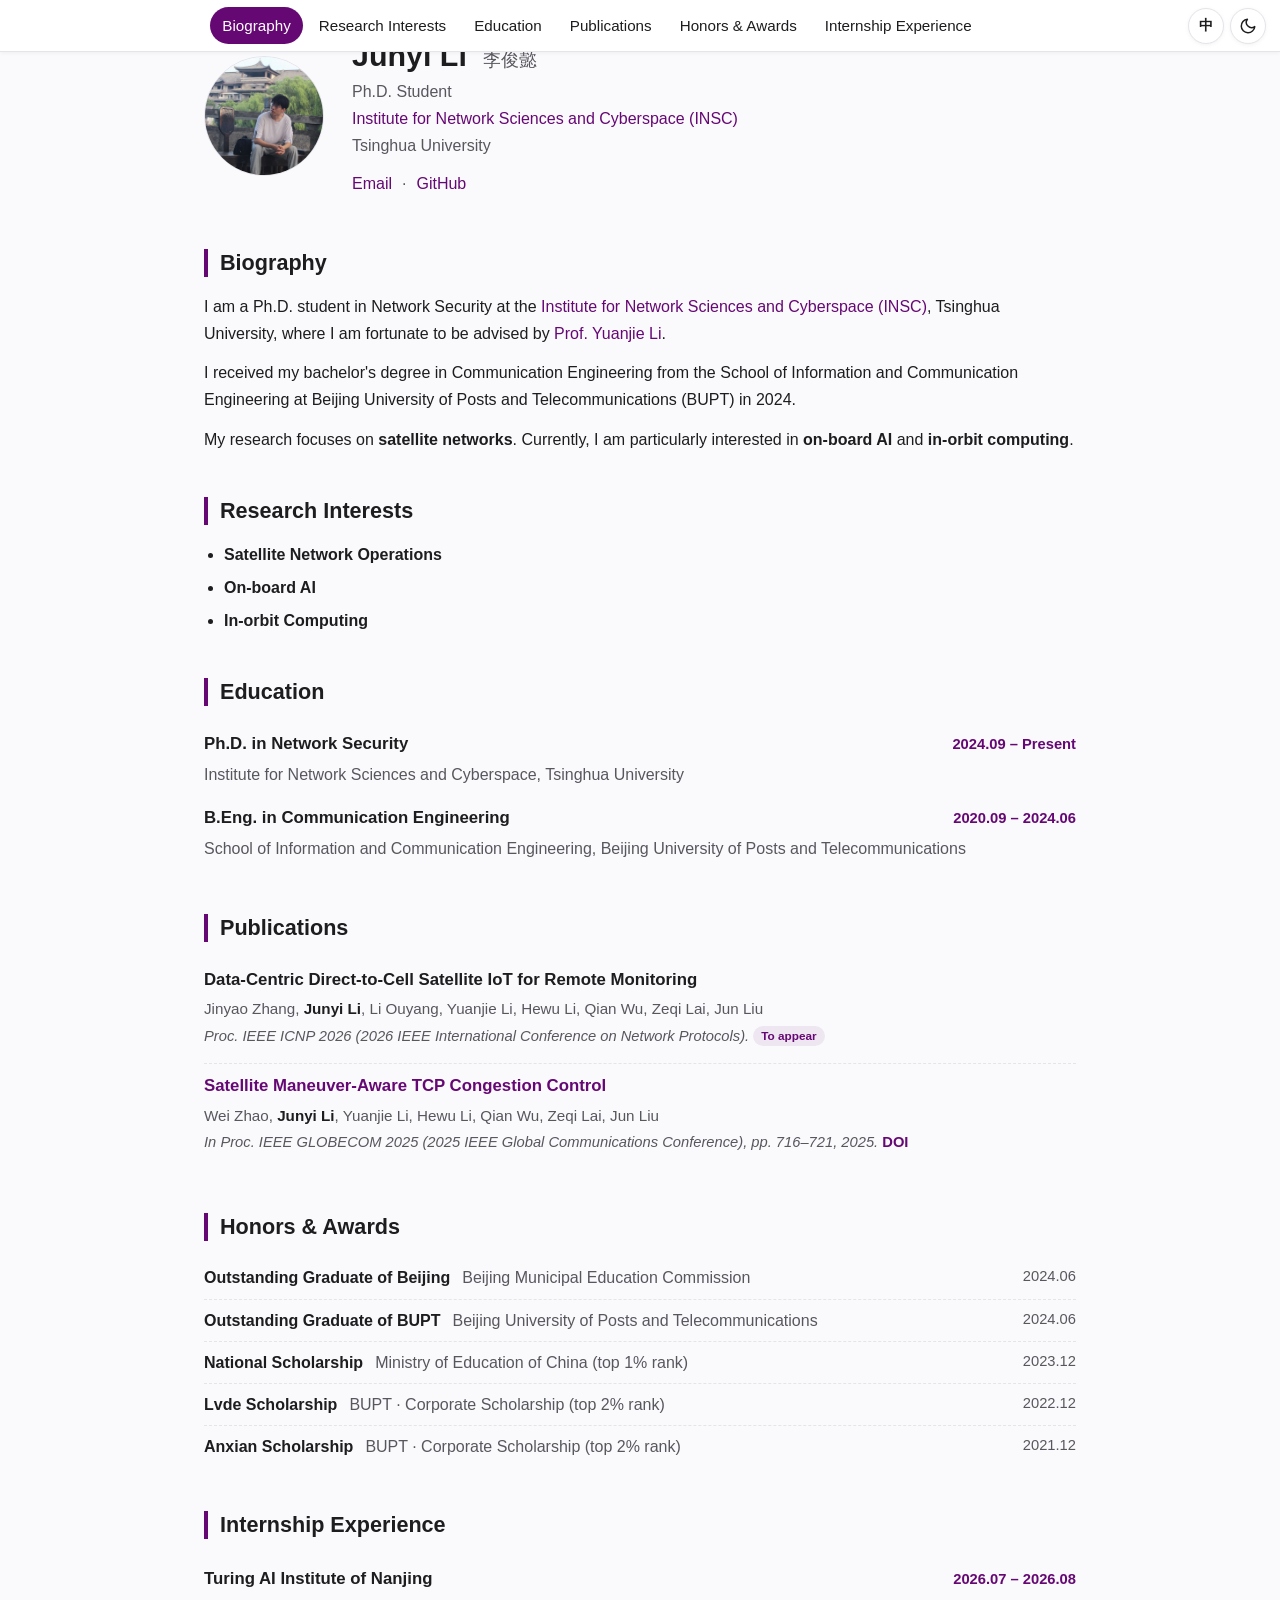
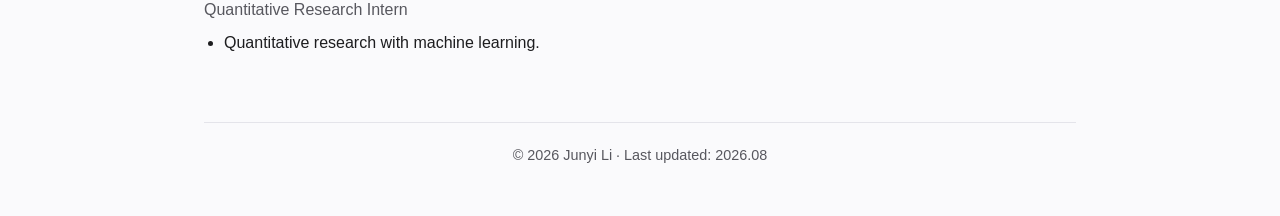
<file: index.html>
<!DOCTYPE html>
<html lang="en">
<head>
  <meta charset="UTF-8">
  <meta name="viewport" content="width=device-width, initial-scale=1.0">
  <meta name="author" content="Junyi Li">
  <!-- <meta name="description" content="Junyi Li — Ph.D. student at the Institute for Network Sciences and Cyberspace, Tsinghua University. Research: autonomous driving for LEO satellites, LEO satellite network O&M, on-board AI and in-orbit computing."> -->
  <title>Junyi Li</title>
  <link rel="icon" type="image/svg+xml" href="assets/images/favicon.svg">

  <!-- Apply saved theme before CSS loads to avoid a flash.
       Language is NOT persisted: the page always opens in English. -->
  <script>
    (function () {
      var saved = localStorage.getItem("theme");
      var prefersDark = window.matchMedia("(prefers-color-scheme: dark)").matches;
      if (saved === "dark" || (!saved && prefersDark)) {
        document.documentElement.setAttribute("data-theme", "dark");
      }
    })();
  </script>

  <link rel="stylesheet" href="css/style.css">
</head>
<body>

  <!-- Top navigation (fixed). The language/theme buttons live on its right.
       Add or remove a link when sections are added or removed in <main>. -->
  <nav class="topnav">
    <div class="nav-links">
      <!-- Keep the link order the same as the <section> order in <main> below -->
      <a href="#about"><span class="en">Biography</span><span class="zh">个人简介</span></a>
      <a href="#interests"><span class="en">Research Interests</span><span class="zh">研究方向</span></a>
      <a href="#education"><span class="en">Education</span><span class="zh">教育经历</span></a>
      <a href="#publications"><span class="en">Publications</span><span class="zh">论文发表</span></a>
      <a href="#honors"><span class="en">Honors &amp; Awards</span><span class="zh">荣誉与获奖</span></a>
      <a href="#experience"><span class="en">Internship Experience</span><span class="zh">实习经历</span></a>
    </div>
    <div class="corner-controls">
      <button id="lang-toggle" class="icon-button" aria-label="Switch language" title="中 / EN">
        <span class="lang-zh">中</span>
        <span class="lang-en">EN</span>
      </button>
      <button id="theme-toggle" class="icon-button" aria-label="Toggle dark mode" title="Toggle dark mode">
        <svg class="icon-moon" viewBox="0 0 24 24" fill="none" stroke="currentColor" stroke-width="2" stroke-linecap="round" stroke-linejoin="round" aria-hidden="true"><path d="M21 12.79A9 9 0 1 1 11.21 3 7 7 0 0 0 21 12.79z"/></svg>
        <svg class="icon-sun" viewBox="0 0 24 24" fill="none" stroke="currentColor" stroke-width="2" stroke-linecap="round" stroke-linejoin="round" aria-hidden="true"><circle cx="12" cy="12" r="5"/><line x1="12" y1="1" x2="12" y2="3"/><line x1="12" y1="21" x2="12" y2="23"/><line x1="4.22" y1="4.22" x2="5.64" y2="5.64"/><line x1="18.36" y1="18.36" x2="19.78" y2="19.78"/><line x1="1" y1="12" x2="3" y2="12"/><line x1="21" y1="12" x2="23" y2="12"/><line x1="4.22" y1="19.78" x2="5.64" y2="18.36"/><line x1="18.36" y1="5.64" x2="19.78" y2="4.22"/></svg>
      </button>
    </div>
  </nav>

  <div class="container">

    <!-- ============================ Profile header ============================ -->
    <header class="profile">
      <!-- Profile photo: replace assets/images/junyili_personal.jpg to update -->
      <img class="avatar" src="assets/images/junyili_personal.jpg" alt="Junyi Li">

      <div class="profile-info">
        <h1 class="name">Junyi Li <span class="name-zh">李俊懿</span></h1>
        <p class="affiliation">
          <span class="en">Ph.D. Student<br><a href="https://www.insc.tsinghua.edu.cn/">Institute for Network Sciences and Cyberspace (INSC)</a><br>Tsinghua University</span>
          <span class="zh">博士研究生<br><a href="https://www.insc.tsinghua.edu.cn/">清华大学网络科学与网络空间研究院</a></span>
        </p>
        <ul class="contact">
          <li><a href="mailto:lijunyi24@mails.tsinghua.edu.cn">Email</a></li>
          <li><a href="https://github.com/Junyi-24">GitHub</a></li>
          <!-- Add your Google Scholar profile when available:
          <li><a href="https://scholar.google.com/citations?user=YOUR_ID">Google Scholar</a></li>
          -->
        </ul>
      </div>
    </header>

    <!-- =============================== Sections ===============================
         Each section below is an empty shell: its content lives in a separate
         file under sections/ and is loaded by js/main.js. Edit the file in
         sections/ to update a section. -->
    <main>
      <section id="about"        data-include="sections/about.html"></section>
      <section id="interests"    data-include="sections/interests.html"></section>
      <section id="education"    data-include="sections/education.html"></section>
      <!-- <section id="news"         data-include="sections/news.html"></section> -->
      <section id="publications" data-include="sections/publications.html"></section>
      <section id="honors"       data-include="sections/honors.html"></section>
      <section id="experience"   data-include="sections/experience.html"></section>
    </main>

    <footer>
      <p><span class="en">© 2026 Junyi Li · Last updated: 2026.08</span><span class="zh">© 2026 李俊懿 · 最后更新：2026.08</span></p>
    </footer>

  </div>

  <script src="js/main.js"></script>
</body>
</html>
</file>
<file: css/style.css>
/* ==========================================================================
   Academic Homepage — Junyi Li (https://junyi-24.github.io)
   --------------------------------------------------------------------------
   Table of contents
   1. CSS variables & base
   2. Layout
   3. Profile header
   4. Sections (shared)
   5. News
   6. Publications
   7. Research experience
   8. Honors & Awards
   9. Education
   10. Footer
   11. Theme toggle button
   12. Responsive (mobile)
   ========================================================================== */

/* 1. CSS variables & base ------------------------------------------------- */
:root {
  color-scheme: light;
  --color-bg: #fafafc;
  --color-surface: #ffffff;
  --color-text: #1d1d1f;
  --color-text-secondary: #57575e;
  --color-accent: #660874;                      /* Tsinghua purple */
  --color-accent-soft: rgba(102, 8, 116, 0.08);
  --color-border: #e4e4ea;
  --shadow-card: 0 1px 4px rgba(0, 0, 0, 0.05);
}

[data-theme="dark"] {
  color-scheme: dark;
  --color-bg: #111114;
  --color-surface: #1b1b21;
  --color-text: #e9e9ec;
  --color-text-secondary: #a3a3ae;
  --color-accent: #c084fc;
  --color-accent-soft: rgba(192, 132, 252, 0.14);
  --color-border: #2b2b33;
  --shadow-card: none;
}

* { box-sizing: border-box; }

body {
  margin: 0;
  background: var(--color-bg);
  color: var(--color-text);
  font-family: -apple-system, BlinkMacSystemFont, "Segoe UI", Roboto,
               "Helvetica Neue", Arial, "PingFang SC", "Microsoft YaHei",
               sans-serif;
  font-size: 16px;
  line-height: 1.7;
  -webkit-font-smoothing: antialiased;
}

a { color: var(--color-accent); text-decoration: none; }
a:hover { text-decoration: underline; }

::selection { background: var(--color-accent); color: #ffffff; }
:focus-visible { outline: 2px solid var(--color-accent); outline-offset: 2px; }

/* 2. Layout --------------------------------------------------------------- */
html { scroll-behavior: smooth; }

.container {
  max-width: 920px;
  margin: 0 auto;
  padding: 36px 24px 48px;
}

/* Top navigation (fixed). Sections need scroll-margin-top so anchors are
   not hidden behind it; see section 4. */
.topnav {
  position: fixed;
  top: 0;
  left: 0;
  right: 0;
  z-index: 20;
  display: flex;
  align-items: center;
  gap: 8px;
  padding: 0 14px;
  height: 52px;
  background: var(--color-surface);
  border-bottom: 1px solid var(--color-border);
  box-shadow: var(--shadow-card);
}

.nav-links {
  display: flex;
  align-items: center;
  justify-content: center;   /* center the links on wide screens */
  gap: 4px;
  flex: 1;
  min-width: 0;
  overflow-x: auto;          /* scrolls horizontally on small screens */
  scrollbar-width: none;     /* Firefox: hide the scrollbar */
}
.nav-links::-webkit-scrollbar { display: none; }  /* WebKit: hide it */

.nav-links a {
  padding: 6px 12px;
  border-radius: 999px;
  color: var(--color-text);
  font-size: 0.95rem;
  font-weight: 500;
  white-space: nowrap;
  text-decoration: none;
  transition: background 0.15s, color 0.15s;
}
.nav-links a:hover { background: var(--color-accent-soft); }
.nav-links a.active { background: var(--color-accent); color: #ffffff; }

/* 3. Profile header ------------------------------------------------------- */
.profile {
  display: flex;
  align-items: center;
  gap: 28px;
  padding-bottom: 8px;
}

.avatar {
  flex: 0 0 120px;
  width: 120px;
  height: 120px;
  border-radius: 50%;
  object-fit: cover;                /* crops the photo to fill the circle */
  background: var(--color-accent-soft);   /* shown while the photo loads */
  border: 1px solid var(--color-border);
}

.name { margin: 0 0 4px; font-size: 1.9rem; font-weight: 700; line-height: 1.25; }
.name-zh {
  font-size: 1.15rem;
  font-weight: 500;
  color: var(--color-text-secondary);
  margin-left: 8px;
}

.affiliation { margin: 0 0 10px; color: var(--color-text-secondary); }

.contact {
  list-style: none;
  margin: 0;
  padding: 0;
  display: flex;
  flex-wrap: wrap;
}
.contact li + li::before { content: "·"; margin: 0 10px; color: var(--color-text-secondary); }

/* 4. Sections (shared) ---------------------------------------------------- */
section { margin-top: 44px; scroll-margin-top: 70px; }  /* clear fixed nav */

h2 {
  margin: 0 0 16px;
  padding-left: 12px;
  border-left: 4px solid var(--color-accent);
  font-size: 1.35rem;
  line-height: 1.3;
}

section p { margin: 0 0 12px; }
section p:last-child { margin-bottom: 0; }

.interest-list { margin: 0; padding-left: 20px; }
.interest-list li { margin: 6px 0; }

.load-error { font-style: italic; color: var(--color-text-secondary); }

/* Language switching: English is the default; Chinese shows when
   <html data-lang="zh"> is set by the toggle button. */
.zh { display: none; }
[data-lang="zh"] .zh { display: inline; }
[data-lang="zh"] .en { display: none; }

/* .any — content shown in BOTH languages (e.g. paper titles and venues
   that stay in English). Without .en/.zh a span would already show in
   both modes; this class makes the intent explicit. */
.any { display: inline; }

/* 5. News ----------------------------------------------------------------- */
.news-list { list-style: none; margin: 0; padding: 0; }
.news-list li { display: flex; gap: 14px; padding: 5px 0; }
.news-list time {
  flex: 0 0 88px;
  font-weight: 600;
  font-size: 0.92rem;
  color: var(--color-accent);
  font-variant-numeric: tabular-nums;
}

/* 6. Publications --------------------------------------------------------- */
.publication-list { list-style: none; margin: 0; padding: 0; }
.publication { padding: 10px 0 14px; border-bottom: 1px dashed var(--color-border); }
.publication:last-child { border-bottom: none; }

.pub-title { margin: 0 0 4px; font-size: 1.05rem; font-weight: 600; line-height: 1.45; }
.pub-authors { margin: 0 0 2px; font-size: 0.95rem; color: var(--color-text-secondary); }
.pub-authors strong { color: var(--color-text); }
.pub-venue { margin: 0; font-size: 0.92rem; font-style: italic; color: var(--color-text-secondary); }

.pub-note {
  display: inline-block;
  padding: 0 8px;
  border-radius: 999px;
  background: var(--color-accent-soft);
  color: var(--color-accent);
  font-style: normal;
  font-size: 0.8em;
  font-weight: 600;
  vertical-align: 1px;
}

.pub-link { font-style: normal; font-weight: 600; }

/* 7. Research experience --------------------------------------------------- */
.exp-item { padding: 10px 0; }
.exp-head {
  display: flex;
  align-items: baseline;
  justify-content: space-between;
  gap: 12px;
  flex-wrap: wrap;
}
.exp-head h3 { margin: 0; font-size: 1.05rem; }
.exp-date { font-size: 0.92rem; font-weight: 600; color: var(--color-accent); }
.exp-role { margin: 2px 0 6px; color: var(--color-text-secondary); }
.exp-item ul { margin: 0; padding-left: 20px; }

/* 8. Honors & Awards ------------------------------------------------------ */
.honor-list { list-style: none; margin: 0; padding: 0; }
.honor-list li {
  display: flex;
  gap: 12px;
  flex-wrap: wrap;
  padding: 7px 0;
  border-bottom: 1px dashed var(--color-border);
}
.honor-list li:last-child { border-bottom: none; }
.honor-name { font-weight: 600; }
.honor-grantor { flex: 1; min-width: 200px; color: var(--color-text-secondary); }
.honor-date {
  font-size: 0.92rem;
  color: var(--color-text-secondary);
  font-variant-numeric: tabular-nums;
}

/* 9. Education ------------------------------------------------------------ */
.edu-list { list-style: none; margin: 0; padding: 0; }
.edu-list li { padding: 8px 0; }
.edu-head {
  display: flex;
  align-items: baseline;
  justify-content: space-between;
  gap: 12px;
  flex-wrap: wrap;
}
.edu-head h3 { margin: 0; font-size: 1.05rem; }
.edu-date { font-size: 0.92rem; font-weight: 600; color: var(--color-accent); }
.edu-list p { margin: 2px 0 0; color: var(--color-text-secondary); }

/* 10. Footer -------------------------------------------------------------- */
footer {
  margin-top: 56px;
  padding-top: 20px;
  border-top: 1px solid var(--color-border);
  text-align: center;
  font-size: 0.9rem;
  color: var(--color-text-secondary);
}
footer p { margin: 0; }

/* 11. Corner controls (language & theme buttons, inside the top nav) ------- */
.corner-controls { display: flex; gap: 6px; flex: 0 0 auto; }

.icon-button {
  width: 36px;
  height: 36px;
  display: flex;
  align-items: center;
  justify-content: center;
  border: 1px solid var(--color-border);
  border-radius: 50%;
  background: var(--color-surface);
  color: var(--color-text);
  box-shadow: var(--shadow-card);
  cursor: pointer;
  font-size: 0.9rem;
  font-weight: 600;
  transition: border-color 0.15s, color 0.15s;
}
.icon-button:hover { border-color: var(--color-accent); color: var(--color-accent); }
.icon-button svg { width: 18px; height: 18px; }

/* Theme icons: sun only in dark mode, moon only in light mode */
#theme-toggle .icon-sun { display: none; }
[data-theme="dark"] #theme-toggle .icon-sun { display: block; }
[data-theme="dark"] #theme-toggle .icon-moon { display: none; }

/* Language button shows the language it switches TO */
#lang-toggle .lang-en { display: none; }
[data-lang="zh"] #lang-toggle .lang-zh { display: none; }
[data-lang="zh"] #lang-toggle .lang-en { display: inline; }

/* 12. Responsive (mobile) ------------------------------------------------- */
@media (max-width: 640px) {
  .container { padding: 20px 16px 40px; }

  .topnav { padding: 0 8px; height: 48px; }
  /* On mobile the links scroll horizontally; left-align so the first
     links are reachable (centered overflow clips the start of the list). */
  .nav-links { justify-content: flex-start; }
  .nav-links a { padding: 6px 10px; font-size: 0.9rem; }
  .icon-button { width: 32px; height: 32px; }

  .profile {
    flex-direction: column;
    text-align: center;
    gap: 16px;
  }
  .avatar { flex-basis: auto; width: 104px; height: 104px; }
  .contact { justify-content: center; }

  section { margin-top: 36px; }

  .news-list li { flex-direction: column; gap: 2px; }
  .news-list time { flex-basis: auto; }

  .honor-list li { flex-direction: column; gap: 2px; }
  .honor-grantor { min-width: 0; }

}
</file>
